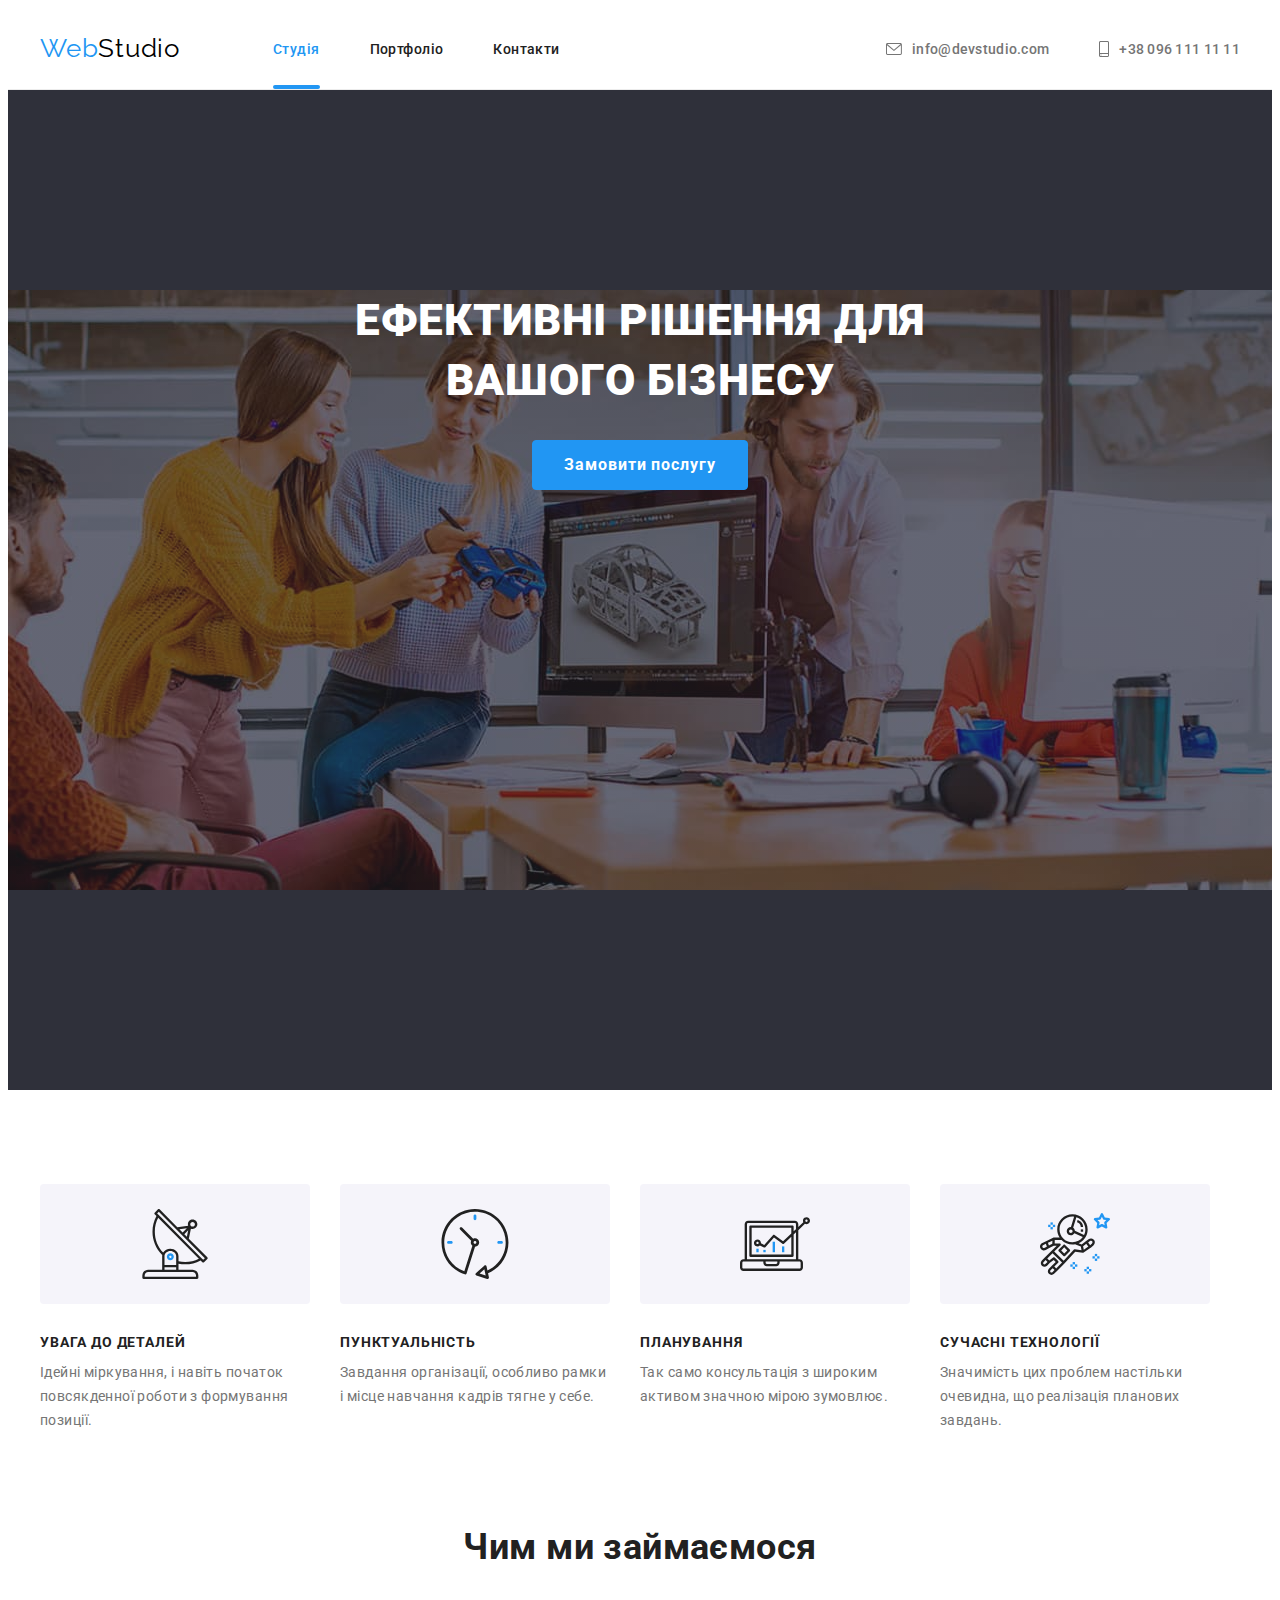
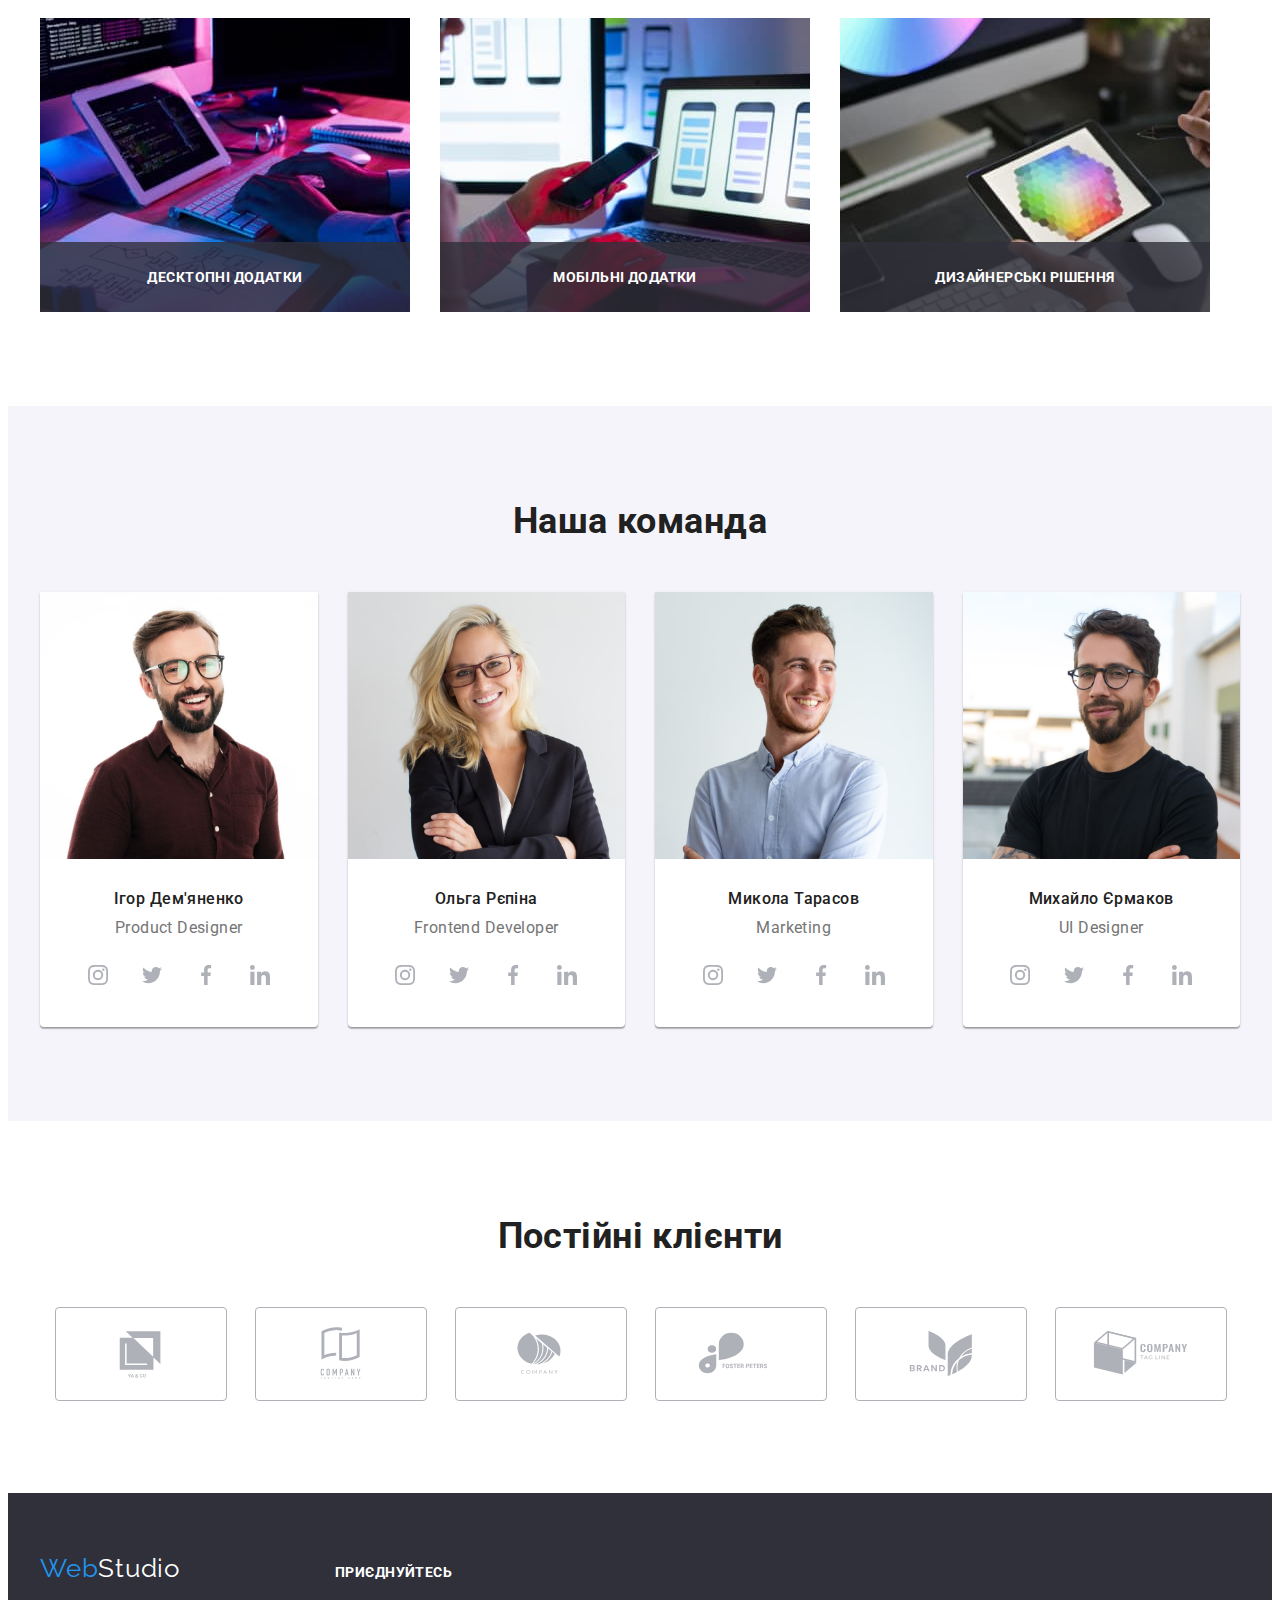
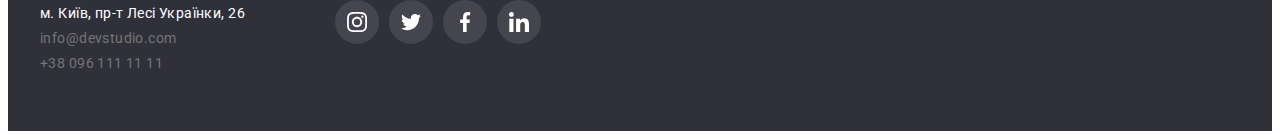
<file: index.html>
<!DOCTYPE html>
<html lang="uk">
  <head>
    <meta charset="UTF-8" />
    <meta http-equiv="X-UA-Compatible" content="IE=edge" />
    <meta name="viewport" content="width=device-width, initial-scale=1.0" />
    <title>markup-hw-05</title>
    <!-- Fonts -->
    <link rel="preconnect" href="https://fonts.googleapis.com" />
    <link rel="preconnect" href="https://fonts.gstatic.com" crossorigin />
    <link
      href="https://fonts.googleapis.com/css2?family=Raleway:wght@700&family=Roboto:wght@400;500;700;900&display=swap"
      rel="stylesheet"
    />
    <!-- Modern normalize  -->
    <link
      rel="stylesheet"
      href="https://cdnjs.cloudflare.com/ajax/libs/modern-normalize/1.1.0/modern-normalize.min.css"
      integrity="sha512-wpPYUAdjBVSE4KJnH1VR1HeZfpl1ub8YT/NKx4PuQ5NmX2tKuGu6U/JRp5y+Y8XG2tV+wKQpNHVUX03MfMFn9Q=="
      crossorigin="anonymous"
      referrerpolicy="no-referrer"
    />
    <!-- Custom style  -->
    <link rel="stylesheet" href="./css/styles.css" />
  </head>
  <body>
    <!-- Header  -->
    <header class="header">
      <div class="container main-nav">
        <a class="logo logo-header link current" href="./index.html"
          >Web<span class="logo-header-item">Studio</span></a
        >
        <!-- Nav  -->
        <nav>
          <ul class="site-nav list">
            <li class="item main-item">
              <a href="./index.html" class="link current header-link">Студія</a>
            </li>
            <li class="item">
              <a href="./portfolio.html" class="link header-link">Портфоліо</a>
            </li>
            <li class="item">
              <a href="" class="link header-link">Контакти</a>
            </li>
          </ul>
        </nav>
        <ul class="auth-nav list">
          <li class="item">
            <a href="mailto:info@devstudio.com" class="auth link">
              <svg class="header-icon" width="16" height="12">
                <use href="./images/icons.svg#icon-envelope"></use>
              </svg>
              info@devstudio.com</a
            >
          </li>
          <li class="item">
            <a href="tel:+380961111111" class="auth link">
              <svg class="header-icon" width="10" height="16">
                <use href="./images/icons.svg#icon-smartphone"></use>
              </svg>
              +38 096 111 11 11</a
            >
          </li>
        </ul>
      </div>
    </header>

    <main>
      <!-- Hero  -->
      <section class="hero">
        <div class="container">
          <h1 class="hero-title">Ефективні рішення для вашого бізнесу</h1>
          <button type="button" class="hero-btn" data-modal-open>Замовити послугу</button>
        </div>
      </section>
      <!-- Features  -->
      <section class="section">
        <div class="container">
          <h2 class="visually-hidden">Особливості</h2>
          <ul class="list features">
            <li class="features-list antenna-icon">
              <h3 class="features-title">Увага до деталей</h3>
              <p class="features-text">
                Ідейні міркування, і навіть початок повсякденної роботи з
                формування позиції.
              </p>
            </li>
            <li class="features-list">
              <h3 class="features-title">Пунктуальність</h3>
              <p class="features-text">
                Завдання організації, особливо рамки і місце навчання кадрів
                тягне у себе.
              </p>
            </li>
            <li class="features-list">
              <h3 class="features-title">Планування</h3>
              <p class="features-text">
                Так само консультація з широким активом значною мірою зумовлює.
              </p>
            </li>
            <li class="features-list">
              <h3 class="features-title">Сучасні технології</h3>
              <p class="features-text">
                Значимість цих проблем настільки очевидна, що реалізація
                планових завдань.
              </p>
            </li>
          </ul>
        </div>
      </section>
      <!-- About -->
      <section class="section about-section">
        <div class="container">
          <h2 class="section-title">Чим ми займаємося</h2>
          <ul class="list img-list">
            <li>
              <div class="position">
                <img
                  src="./images/coding-img.jpg"
                  alt="кодування"
                  width="370"
                  height="294"
                />
                <div class="box">
                  <p class="box-text">Десктопні додатки</p>
                </div>
              </div>
            </li>
            <li>
              <div class="position">
                <img
                  src="./images/web-img.jpg"
                  alt="веб-розробка"
                  width="370"
                  height="294"
                />
                <div class="box">
                  <p class="box-text">Мобільні додатки</p>
                </div>
              </div>
            </li>
            <li>
              <div class="position">
                <img
                  src="./images/design-img.jpg"
                  alt="дизайн"
                  width="370"
                  height="294"
                />
                <div class="box">
                  <p class="box-text">Дизайнерські рішення</p>
                </div>
              </div>
            </li>
          </ul>
        </div>
      </section>
      <!-- Team -->
      <section class="section team">
        <div class="container">
          <h2 class="section-title">Наша команда</h2>
          <ul class="list member">
            <li class="team-member">
              <img
                src="./images/igor-img.jpg"
                alt="Ігор Дем'яненко"
                width="270"
                height="260"
              />
              <div class="team-item">
                <h3 class="team-list">Ігор Дем'яненко</h3>
                <p class="team-text">Product Designer</p>
                <ul class="socials list">
                  <li class="socials-item">
                    <a
                      href="https://instagram.com"
                      class="socials-link link"
                      target="_blank"
                      rel="noopener noreferrer"
                      aria-label="Instagram icon"
                    >
                      <svg class="socials-icon" width="20" height="20">
                        <use href="./images/icons.svg#icon-instagram"></use>
                      </svg>
                    </a>
                  </li>
                  <li class="socials-item">
                    <a
                      href="https://twitter.com"
                      class="socials-link link"
                      target="_blank"
                      rel="noopener noreferrer"
                      aria-label="Twitter icon"
                    >
                      <svg class="socials-icon" width="20" height="20">
                        <use href="./images/icons.svg#icon-twitter"></use>
                      </svg>
                    </a>
                  </li>
                  <li class="socials-item">
                    <a
                      href="https://facebook.com"
                      class="socials-link link"
                      target="_blank"
                      rel="noopener noreferrer"
                      aria-label="Facebook icon"
                    >
                      <svg class="socials-icon" width="20" height="20">
                        <use href="./images/icons.svg#icon-facebook"></use>
                      </svg>
                    </a>
                  </li>
                  <li class="socials-item">
                    <a
                      href="https://ua.linkedin.com/"
                      class="socials-link link"
                      target="_blank"
                      rel="noopener noreferrer"
                      aria-label="Twitter icon"
                    >
                      <svg class="socials-icon" width="20" height="20">
                        <use href="./images/icons.svg#icon-linkedin"></use>
                      </svg>
                    </a>
                  </li>
                </ul>
              </div>
            </li>
            <li class="team-member">
              <img
                src="./images/olga-img.jpg"
                alt="Ольга Рєпіна"
                width="270"
                height="260"
              />
              <div class="team-item">
                <h3 class="team-list">Ольга Рєпіна</h3>
                <p class="team-text">Frontend Developer</p>
                <ul class="socials list">
                  <li class="socials-item link">
                    <a
                      href="https://instagram.com"
                      class="socials-link link"
                      target="_blank"
                      rel="noopener noreferrer"
                      aria-label="Instagram icon"
                    >
                      <svg class="socials-icon" width="20" height="20">
                        <use href="./images/icons.svg#icon-instagram"></use>
                      </svg>
                    </a>
                  </li>
                  <li class="socials-item">
                    <a
                      href="https://twitter.com"
                      class="socials-link link"
                      target="_blank"
                      rel="noopener noreferrer"
                      aria-label="Twitter icon"
                    >
                      <svg class="socials-icon" width="20" height="20">
                        <use href="./images/icons.svg#icon-twitter"></use>
                      </svg>
                    </a>
                  </li>
                  <li class="socials-item">
                    <a
                      href="https://facebook.com"
                      class="socials-link link"
                      target="_blank"
                      rel="noopener noreferrer"
                      aria-label="Facebook icon"
                    >
                      <svg class="socials-icon" width="20" height="20">
                        <use href="./images/icons.svg#icon-facebook"></use>
                      </svg>
                    </a>
                  </li>
                  <li class="socials-item">
                    <a
                      href="https://ua.linkedin.com/"
                      class="socials-link link"
                      target="_blank"
                      rel="noopener noreferrer"
                      aria-label="Twitter icon"
                    >
                      <svg class="socials-icon" width="20" height="20">
                        <use href="./images/icons.svg#icon-linkedin"></use>
                      </svg>
                    </a>
                  </li>
                </ul>
              </div>
            </li>
            <li class="team-member">
              <img
                src="./images/mykola-img.jpg"
                alt="Микола Тарасов"
                width="270"
                height="260"
              />
              <div class="team-item">
                <h3 class="team-list">Микола Тарасов</h3>
                <p class="team-text">Marketing</p>
                <ul class="socials list">
                  <li class="socials-item">
                    <a
                      href="https://instagram.com"
                      class="socials-link link"
                      target="_blank"
                      rel="noopener noreferrer"
                      aria-label="Instagram icon"
                    >
                      <svg class="socials-icon" width="20" height="20">
                        <use href="./images/icons.svg#icon-instagram"></use>
                      </svg>
                    </a>
                  </li>
                  <li class="socials-item">
                    <a
                      href="https://twitter.com"
                      class="socials-link link"
                      target="_blank"
                      rel="noopener noreferrer"
                      aria-label="Twitter icon"
                    >
                      <svg class="socials-icon" width="20" height="20">
                        <use href="./images/icons.svg#icon-twitter"></use>
                      </svg>
                    </a>
                  </li>
                  <li class="socials-item">
                    <a
                      href="https://facebook.com"
                      class="socials-link link"
                      target="_blank"
                      rel="noopener noreferrer"
                      aria-label="Facebook icon"
                    >
                      <svg class="socials-icon" width="20" height="20">
                        <use href="./images/icons.svg#icon-facebook"></use>
                      </svg>
                    </a>
                  </li>
                  <li class="socials-item">
                    <a
                      href="https://ua.linkedin.com/"
                      class="socials-link link"
                      target="_blank"
                      rel="noopener noreferrer"
                      aria-label="Twitter icon"
                    >
                      <svg class="socials-icon" width="20" height="20">
                        <use href="./images/icons.svg#icon-linkedin"></use>
                      </svg>
                    </a>
                  </li>
                </ul>
              </div>
            </li>
            <li class="team-member">
              <img
                src="./images/mike-img.jpg"
                alt="Михайло Єрмаков"
                width="270"
                height="260"
              />
              <div class="team-item">
                <h3 class="team-list">Михайло Єрмаков</h3>
                <p class="team-text">UI Designer</p>
                <ul class="socials list">
                  <li class="socials-item link">
                    <a
                      href="https://instagram.com"
                      class="socials-link link"
                      target="_blank"
                      rel="noopener noreferrer"
                      aria-label="Instagram icon"
                    >
                      <svg class="socials-icon" width="20" height="20">
                        <use href="./images/icons.svg#icon-instagram"></use>
                      </svg>
                    </a>
                  </li>
                  <li class="socials-item">
                    <a
                      href="https://twitter.com"
                      class="socials-link link"
                      target="_blank"
                      rel="noopener noreferrer"
                      aria-label="Twitter icon"
                    >
                      <svg class="socials-icon" width="20" height="20">
                        <use href="./images/icons.svg#icon-twitter"></use>
                      </svg>
                    </a>
                  </li>
                  <li class="socials-item">
                    <a
                      href="https://facebook.com"
                      class="socials-link link"
                      target="_blank"
                      rel="noopener noreferrer"
                      aria-label="Facebook icon"
                    >
                      <svg class="socials-icon" width="20" height="20">
                        <use href="./images/icons.svg#icon-facebook"></use>
                      </svg>
                    </a>
                  </li>
                  <li class="socials-item">
                    <a
                      href="https://ua.linkedin.com/"
                      class="socials-link link"
                      target="_blank"
                      rel="noopener noreferrer"
                      aria-label="Twitter icon"
                    >
                      <svg class="socials-icon" width="20" height="20">
                        <use href="./images/icons.svg#icon-linkedin"></use>
                      </svg>
                    </a>
                  </li>
                </ul>
              </div>
            </li>
          </ul>
        </div>
      </section>
      <!-- Clients  -->
      <section class="section">
        <div class="container">
          <h2 class="section-title">Постійні клієнти</h2>
          <ul class="clients list">
            <li class="clients-item">
              <a href="" class="clients-link">
                <svg class="clients-icon" width="106" height="60">
                  <use href="./images/icons.svg#icon-logo-1"></use>
                </svg>
              </a>
            </li>
            <li class="clients-item">
              <a href="" class="clients-link">
                <svg class="clients-icon" width="106" height="60">
                  <use href="./images/icons.svg#icon-logo-2"></use>
                </svg>
              </a>
            </li>
            <li class="clients-item">
              <a href="" class="clients-link">
                <svg class="clients-icon" width="106" height="60">
                  <use href="./images/icons.svg#icon-logo-3"></use>
                </svg>
              </a>
            </li>
            <li class="clients-item">
              <a href="" class="clients-link">
                <svg class="clients-icon" width="106" height="60">
                  <use href="./images/icons.svg#icon-logo-4"></use>
                </svg>
              </a>
            </li>
            <li class="clients-item">
              <a href="" class="clients-link">
                <svg class="clients-icon" width="106" height="60">
                  <use href="./images/icons.svg#icon-logo-5"></use>
                </svg>
              </a>
            </li>
            <li class="clients-item">
              <a href="" class="clients-link">
                <svg class="clients-icon" width="106" height="60">
                  <use href="./images/icons.svg#icon-logo-6"></use>
                </svg>
              </a>
            </li>
          </ul>
        </div>
      </section>
    </main>
    <!-- footer  -->
    <footer class="footer">
      <div class="container footer-group">
        <div class="footer-contacts">
          <a class="logo link logo-footer" href="./index.html"
            >Web<span class="logo-footer-item">Studio</span></a
          >
          <address class="address">
            <ul class="list footer-nav">
              <li class="item">
                <a
                  class="address-item link"
                  href="https://goo.gl/maps/oCzLAdrs8SPCSDjZA"
                  rel="noopener noreferrer nofollow"
                  target="_blank"
                  >м. Київ, пр-т Лесі Українки, 26</a
                >
              </li>
              <li class="item">
                <a href="mailto:info@devstudio.com" class="footer-auth link"
                  >info@devstudio.com</a
                >
              </li>
              <li class="item">
                <a href="tel:+380961111111" class="footer-auth link"
                  >+38 096 111 11 11</a
                >
              </li>
            </ul>
          </address>
        </div>
        <div class="contacts">
          <strong class="contacts-title">приєднуйтесь</strong>
          <ul class="socials list">
            <li class="socials-item">
              <a
                class="socials-link contacts-link link"
                href="https://instagram.com"
                target="_blank"
                rel="noopener noreferrer"
                aria-label="Instagram-icon"
              >
                <svg class="contacts-icon" width="20" height="20">
                  <use href="./images/icons.svg#icon-instagram"></use>
                </svg>
              </a>
            </li>
            <li class="socials-item">
              <a
                class="socials-link contacts-link link"
                href="https://twitter.com"
                target="_blank"
                rel="noopener noreferrer"
                aria-label="Twitter icon"
              >
                <svg class="contacts-icon" width="20" height="20">
                  <use href="./images/icons.svg#icon-twitter"></use>
                </svg>
              </a>
            </li>
            <li class="socials-item">
              <a
                class="socials-link contacts-link link"
                href="https://facebook.com"
                target="_blank"
                rel="noopener noreferrer"
                aria-label="Facebook icon"
              >
                <svg class="contacts-icon" width="20" height="20">
                  <use href="./images/icons.svg#icon-facebook"></use>
                </svg>
              </a>
            </li>
            <li class="socials-item">
              <a
                class="socials-link contacts-link link"
                href="https://ua.linkedin.com/"
                target="_blank"
                rel="noopener noreferrer"
                aria-label="Twitter icon"
              >
                <svg class="contacts-icon" width="20" height="20">
                  <use href="./images/icons.svg#icon-linkedin"></use>
                </svg>
              </a>
            </li>
          </ul>
        </div>
      </div>
    </footer>

    <!-- Modal Window  -->
    <div class="backdrop is-hidden" data-modal>
      <div class="modal">
        <button type="button" class="modal-btn" data-modal-close>
          <svg class="modal-icon" width="18" height="18">
            <use href="./images/icons.svg#icon-close-btn"></use>
          </svg>
        </button>
      </div>
    </div>
     
    <!-- script  -->
    <script src="./js/modal.js"></script>
  </body>
</html>
</file>
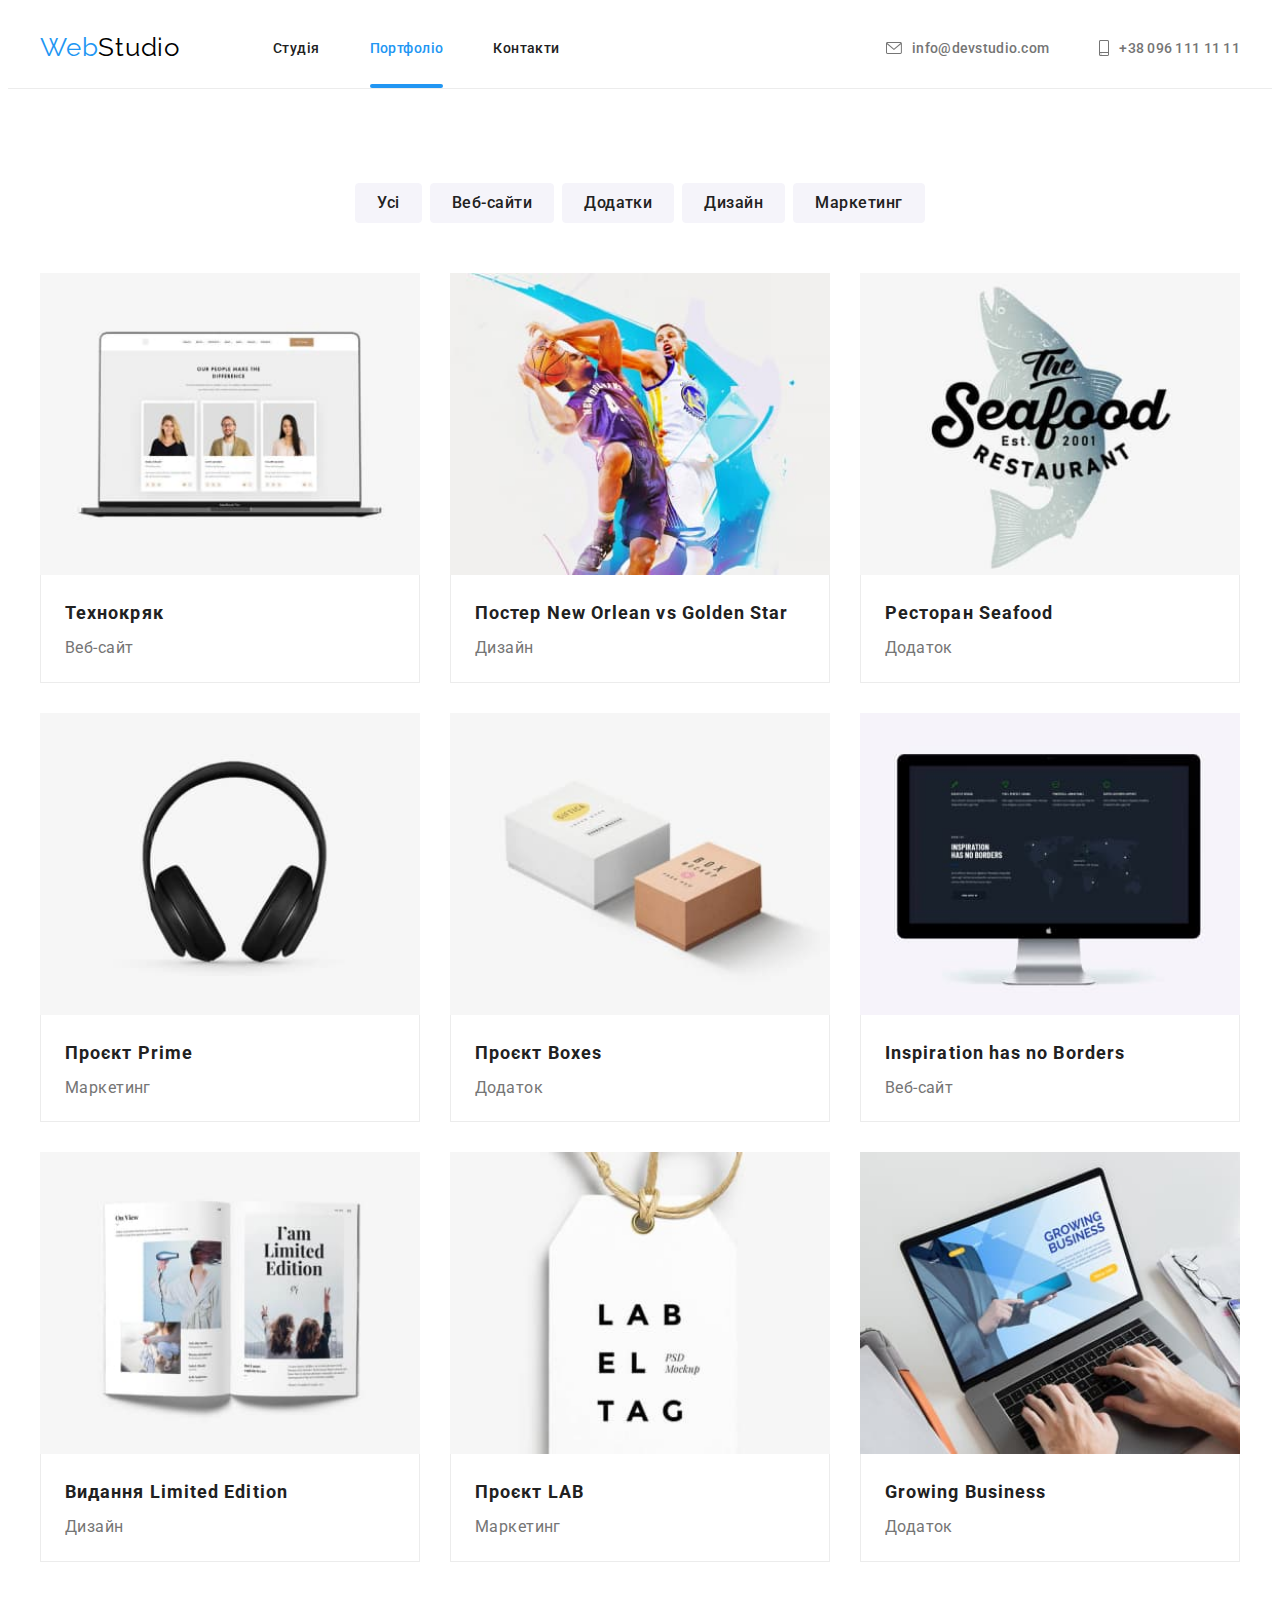
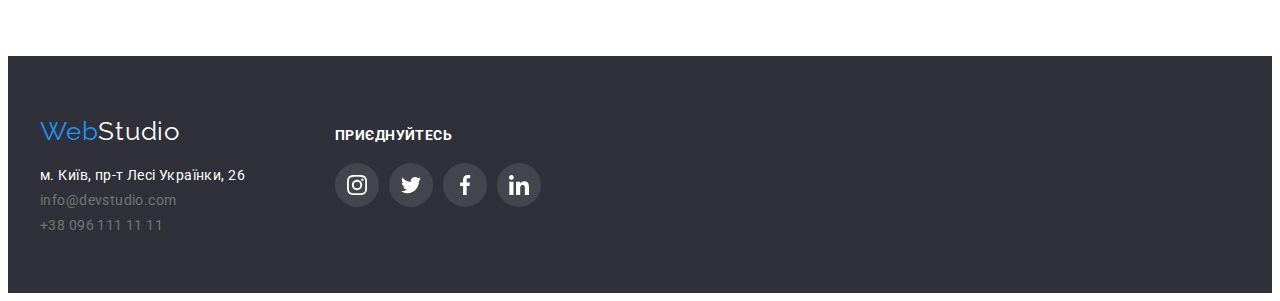
<file: portfolio.html>
<!DOCTYPE html>
<html lang="uk">
  <head>
    <meta charset="UTF-8" />
    <meta http-equiv="X-UA-Compatible" content="IE=edge" />
    <meta name="viewport" content="width=device-width, initial-scale=1.0" />
    <title>Portfolio</title>
    <!-- Fonts  -->
    <link rel="preconnect" href="https://fonts.googleapis.com" />
    <link rel="preconnect" href="https://fonts.gstatic.com" crossorigin />
    <link
      href="https://fonts.googleapis.com/css2?family=Raleway:wght@700&family=Roboto:wght@400;500;700;900&display=swap"
      rel="stylesheet"
    />
    <!-- Modern normalize  -->
    <link
      rel="stylesheet"
      href="https://cdnjs.cloudflare.com/ajax/libs/modern-normalize/1.1.0/modern-normalize.min.css"
      integrity="sha512-wpPYUAdjBVSE4KJnH1VR1HeZfpl1ub8YT/NKx4PuQ5NmX2tKuGu6U/JRp5y+Y8XG2tV+wKQpNHVUX03MfMFn9Q=="
      crossorigin="anonymous"
      referrerpolicy="no-referrer"
    />
    <!-- Custom style  -->
    <link rel="stylesheet" href="./css/styles.css" />
  </head>
  <body>
    <!-- header  -->
    <header class="portfolio header">
      <div class="container main-nav">
        <a class="logo link" href="./index.html"
          >Web<span class="logo-header-item">Studio</span></a
        >
        <!-- Nav  -->
        <nav>
          <ul class="site-nav list">
            <li class="item main-item">
              <a href="./index.html" class="link header-link">Студія</a>
            </li>
            <li class="item">
              <a href="./portfolio.html" class="link current header-link"
                >Портфоліо</a
              >
            </li>
            <li class="item">
              <a href="" class="link header-link">Контакти</a>
            </li>
          </ul>
        </nav>
        <ul class="auth-nav list">
          <li class="item">
            <a href="mailto:info@devstudio.com" class="auth link">
              <svg class="header-icon" width="16" height="12">
                <use href="./images/icons.svg#icon-envelope"></use>
              </svg>
              info@devstudio.com</a
            >
          </li>
          <li class="item">
            <a href="tel:+380961111111" class="auth link">
              <svg class="header-icon" width="10" height="16">
                <use href="./images/icons.svg#icon-smartphone"></use>
              </svg>
              +38 096 111 11 11</a
            >
          </li>
        </ul>
      </div>
    </header>
    <main>
      <!-- Portfolio  -->
      <section class="section">
        <div class="container">
          <h1 class="visually-hidden">Портфоліо</h1>
          <ul class="list list-item">
            <li class="item">
              <button type="button" class="portfolio-btn">Усі</button>
            </li>
            <li class="item">
              <button type="button" class="portfolio-btn">Веб-сайти</button>
            </li>
            <li class="item">
              <button type="button" class="portfolio-btn">Додатки</button>
            </li>
            <li class="item">
              <button type="button" class="portfolio-btn">Дизайн</button>
            </li>
            <li class="item">
              <button type="button" class="portfolio-btn">Маркетинг</button>
            </li>
          </ul>
          <ul class="list portfolio-list">
            <li class="portfolio-item">
              <a href="" class="portfolio-link link">
                <div class="portfolio-thumb">
                  <img
                    src="./images/tech-img.jpg"
                    alt="Приклад сайту"
                    width="370"
                    height="294"
                  />
                  <div class="portfolio-overlay">
                    <p class="overlay-text">
                      Ресурс пропонує комплексні пропозиції з різним рівнем
                      функціоналу та сервісів. Все це дозволить відвідувачу
                      отримати вичерпні відомості про компанію чи приватну
                      особу.
                    </p>
                  </div>
                </div>
                <div class="portfolio-border">
                  <h2 class="portfolio-title">Технокряк</h2>
                  <p class="portfolio-text">Веб-сайт</p>
                </div>
              </a>
            </li>
            <li class="portfolio-item">
              <a href="" class="portfolio-link link">
                <div class="portfolio-thumb">
                  <img
                    src="./images/poster-img.jpg"
                    alt="Приклад дизайну постера"
                    width="370"
                    height="294"
                  />
                  <div class="portfolio-overlay">
                    <p class="overlay-text">
                      Ресурс пропонує комплексні пропозиції з різним рівнем
                      функціоналу та сервісів. Все це дозволить відвідувачу
                      отримати вичерпні відомості про компанію чи приватну
                      особу.
                    </p>
                  </div>
                </div>
                <div class="portfolio-border">
                  <h2 class="portfolio-title">
                    Постер New Orlean vs Golden Star
                  </h2>
                  <p class="portfolio-text">Дизайн</p>
                </div>
              </a>
            </li>
            <li class="portfolio-item">
              <a href="" class="portfolio-link link">
                <div class="portfolio-thumb">
                  <img
                    src="./images/rest-img.jpg"
                    alt="Лого морського ресторану"
                    width="370"
                    height="294"
                  />
                  <div class="portfolio-overlay">
                    <p class="overlay-text">
                      Ресурс пропонує комплексні пропозиції з різним рівнем
                      функціоналу та сервісів. Все це дозволить відвідувачу
                      отримати вичерпні відомості про компанію чи приватну
                      особу.
                    </p>
                  </div>
                </div>
                <div class="portfolio-border">
                  <h2 class="portfolio-title">Ресторан Seafood</h2>
                  <p class="portfolio-text">Додаток</p>
                </div>
              </a>
            </li>
            <li class="portfolio-item">
              <a href="" class="portfolio-link link">
                <div class="portfolio-thumb">
                  <img
                    src="./images/headphone-img.jpg"
                    alt="Навушники"
                    width="370"
                    height="294"
                  />
                  <div class="portfolio-overlay">
                    <p class="overlay-text">
                      Ресурс пропонує комплексні пропозиції з різним рівнем
                      функціоналу та сервісів. Все це дозволить відвідувачу
                      отримати вичерпні відомості про компанію чи приватну
                      особу.
                    </p>
                  </div>
                </div>
                <div class="portfolio-border">
                  <h2 class="portfolio-title">Проєкт Prime</h2>
                  <p class="portfolio-text">Маркетинг</p>
                </div>
              </a>
            </li>
            <li class="portfolio-item">
              <a href="" class="portfolio-link link">
                <div class="portfolio-thumb">
                  <img
                    src="./images/boxes-img.jpg"
                    alt="Коробки"
                    width="370"
                    height="294"
                  />
                  <div class="portfolio-overlay">
                    <p class="overlay-text">
                      Ресурс пропонує комплексні пропозиції з різним рівнем
                      функціоналу та сервісів. Все це дозволить відвідувачу
                      отримати вичерпні відомості про компанію чи приватну
                      особу.
                    </p>
                  </div>
                </div>
                <div class="portfolio-border">
                  <h2 class="portfolio-title">Проєкт Boxes</h2>
                  <p class="portfolio-text">Додаток</p>
                </div>
              </a>
            </li>
            <li class="portfolio-item">
              <a href="" class="portfolio-link link">
                <div class="portfolio-thumb">
                  <img
                    src="./images/website-img.jpg"
                    alt="Приклад веб-сайту"
                    width="370"
                    height="294"
                  />
                  <div class="portfolio-overlay">
                    <p class="overlay-text">
                      Ресурс пропонує комплексні пропозиції з різним рівнем
                      функціоналу та сервісів. Все це дозволить відвідувачу
                      отримати вичерпні відомості про компанію чи приватну
                      особу.
                    </p>
                  </div>
                </div>
                <div class="portfolio-border">
                  <h2 class="portfolio-title">Inspiration has no Borders</h2>
                  <p class="portfolio-text">Веб-сайт</p>
                </div>
              </a>
            </li>
            <li class="portfolio-item">
              <a href="" class="portfolio-link link">
                <div class="portfolio-thumb">
                  <img
                    src="./images/edition-img.jpg"
                    alt="Дизанерське видання"
                    width="370"
                    height="294"
                  />
                  <div class="portfolio-overlay">
                    <p class="overlay-text">
                      Ресурс пропонує комплексні пропозиції з різним рівнем
                      функціоналу та сервісів. Все це дозволить відвідувачу
                      отримати вичерпні відомості про компанію чи приватну
                      особу.
                    </p>
                  </div>
                </div>
                <div class="portfolio-border">
                  <h2 class="portfolio-title">Видання Limited Edition</h2>
                  <p class="portfolio-text">Дизайн</p>
                </div>
              </a>
            </li>
            <li class="portfolio-item">
              <a href="" class="portfolio-link link">
                <div class="portfolio-thumb">
                  <img
                    src="./images/project-img.jpg"
                    alt="Проект Lab"
                    width="370"
                    height="294"
                  />
                  <div class="portfolio-overlay">
                    <p class="overlay-text">
                      Ресурс пропонує комплексні пропозиції з різним рівнем
                      функціоналу та сервісів. Все це дозволить відвідувачу
                      отримати вичерпні відомості про компанію чи приватну
                      особу.
                    </p>
                  </div>
                </div>
                <div class="portfolio-border">
                  <h2 class="portfolio-title">Проєкт LAB</h2>
                  <p class="portfolio-text">Маркетинг</p>
                </div>
              </a>
            </li>
            <li class="portfolio-item">
              <a href="" class="portfolio-link link">
                <div class="portfolio-thumb">
                  <img
                    src="./images/business-img.jpg"
                    alt="Бізнес"
                    width="370"
                    height="294"
                  />
                  <div class="portfolio-overlay">
                    <p class="overlay-text">
                      Ресурс пропонує комплексні пропозиції з різним рівнем
                      функціоналу та сервісів. Все це дозволить відвідувачу
                      отримати вичерпні відомості про компанію чи приватну
                      особу.
                    </p>
                  </div>
                </div>
                <div class="portfolio-border">
                  <h2 class="portfolio-title">Growing Business</h2>
                  <p class="portfolio-text">Додаток</p>
                </div>
              </a>
            </li>
          </ul>
        </div>
      </section>
    </main>
    <!-- Footer  -->
    <footer class="footer">
      <div class="container footer-group">
        <div class="footer-contacts">
          <a class="logo link logo-footer" href="./index.html"
            >Web<span class="logo-footer-item">Studio</span></a
          >
          <address class="address">
            <ul class="list footer-nav">
              <li class="item">
                <a
                  class="address-item link"
                  href="https://goo.gl/maps/oCzLAdrs8SPCSDjZA"
                  rel="noopener noreferrer nofollow"
                  target="_blank"
                  >м. Київ, пр-т Лесі Українки, 26</a
                >
              </li>
              <li class="item">
                <a href="mailto:info@devstudio.com" class="footer-auth link"
                  >info@devstudio.com</a
                >
              </li>
              <li class="item">
                <a href="tel:+380961111111" class="footer-auth link"
                  >+38 096 111 11 11</a
                >
              </li>
            </ul>
          </address>
        </div>
        <div class="contacts">
          <strong class="contacts-title">приєднуйтесь</strong>
          <ul class="socials list">
            <li class="socials-item">
              <a
                class="socials-link contacts-link link"
                href="https://instagram.com"
                target="_blank"
                rel="noopener noreferrer"
                aria-label="Instagram-icon"
              >
                <svg class="contacts-icon" width="20" height="20">
                  <use href="./images/icons.svg#icon-instagram"></use>
                </svg>
              </a>
            </li>
            <li class="socials-item">
              <a
                class="socials-link contacts-link link"
                href="https://twitter.com"
                target="_blank"
                rel="noopener noreferrer"
                aria-label="Twitter icon"
              >
                <svg class="contacts-icon" width="20" height="20">
                  <use href="./images/icons.svg#icon-twitter"></use>
                </svg>
              </a>
            </li>
            <li class="socials-item">
              <a
                class="socials-link contacts-link link"
                href="https://facebook.com"
                target="_blank"
                rel="noopener noreferrer"
                aria-label="Facebook icon"
              >
                <svg class="contacts-icon" width="20" height="20">
                  <use href="./images/icons.svg#icon-facebook"></use>
                </svg>
              </a>
            </li>
            <li class="socials-item">
              <a
                class="socials-link contacts-link link"
                href="https://ua.linkedin.com/"
                target="_blank"
                rel="noopener noreferrer"
                aria-label="Twitter icon"
              >
                <svg class="contacts-icon" width="20" height="20">
                  <use href="./images/icons.svg#icon-linkedin"></use>
                </svg>
              </a>
            </li>
          </ul>
        </div>
      </div>
    </footer>
  </body>
</html>
</file>
<file: css/styles.css>
:root {
  --main-title-color: #fff;
  --secondary-title-color: #212121;
  --main-btn-color: #2196f3;
  --main-btn-text-color: #fff;
  --secondary-btn-color: #f5f4fa;
  --secondary-btn-text-color: #212121;
  --accent-color: #2196f3;
  --logo-title-color: #000;
  --logo-footer-color: #fff;
  --description-color: #757575;
  --nav-text-color: #212121;
  --auth-text-color: #757575;
  --primary-bg-color: #fff;
  --secondary-bg-color: #f5f4fa;
  --secondary-background-color: #2f303a;
  --team-section-bg-color: #f5f4fa;
  --team-members-bg-color: #fff;
  --border-color: #ececec;
  --icons-color: #afb1b8;
}
body {
  background-color: var(--primary-bg-color);
  font-family: "Roboto", sans-serif;
  letter-spacing: 0.03em;
  font-size: 14px;
  line-height: calc(16 / 14);
}
h1,
h2,
h3,
h4,
h5,
h6,
p {
  margin: 0;
}
.list {
  list-style: none;
  margin: 0;
  padding: 0;
}
.link {
  text-decoration: none;
  margin: 0;
  padding: 0;
}
.visually-hidden {
  position: absolute;
  white-space: nowrap;
  width: 1px;
  height: 1px;
  overflow: hidden;
  border: 0px;
  padding: 0;
  clip: rect(0 0 0 0);
  clip-path: inset(50%);
  margin: -1px;
}
img {
  display: block;
  width: 100%;
  height: auto;
}
.section {
  padding-top: 94px;
  padding-bottom: 94px;
}
.container {
  width: 1200px;
  margin-left: auto;
  margin-right: auto;
  padding-right: 15px;
  padding-left: 15px;
  /* outline: 2px solid #030a4f; */
}

/* Modal Window  */
.backdrop {
  position: fixed;
  top: 0;
  left: 0;
  width: 100%;
  height: 100%;
  background: rgba(0, 0, 0, 0.2);
  /* backdrop-filter: blur(1px); */

  opacity: 1;
  transition: opacity 250ms cubic-bezier(0.4, 0, 0.2, 1);
}
.backdrop.is-hidden {
  visibility: hidden;
  opacity: 0;
  pointer-events: none;
}

.backdrop.is-hidden .modal{
  transform: translate(-50%, -50%) scale(0.9);
}

.modal {
  position: absolute;
  top: 50%;
  left: 50%;

  width: 528px;
  height: 581px;

  background-color: #fff;

  transform: translate(-50%, -50%) scale(1);

  transition: 250ms cubic-bezier(0.4, 0, 0.2, 1);
}

.modal-btn {
  position: absolute;
  display: inline-flex;
  justify-content: center;
  align-items: center;
  top: 10px;
  right: 10px;
  padding: 0;

  width: 30px;
  height: 30px;
  border-radius: 50%;
  border: 1px solid rgba(0, 0, 0, 0.1);
  background: transparent;
  cursor: pointer;
}
.modal-btn:hover {
  fill: var(--accent-color);
}
/* -----------header---------- */
/* logo */
.header {
  background-color: var(--main-title-color);
  border-bottom: 1px solid var(--border-color);
}

.logo {
  font-family: "Raleway", sans-serif;
  font-size: 26px;
  line-height: 1.2;
  color: var(--accent-color);
  letter-spacing: 0.03em;
}
.logo-header {
  padding-top: 25px;
  padding-bottom: 25px;
}
.logo-header-item {
  color: var(--logo-title-color);
}

/* site nav  */
.main-nav {
  display: flex;
  align-items: center;
}
.site-nav {
  display: flex;
}
.auth-nav {
  display: flex;
  margin-left: auto;
}
.auth-nav .item + .item {
  margin-left: 50px;
}
.main-item {
  margin-left: 93px;
}

/* .site-nav .item:not(:last-child){
  margin-right: 50px;
} */

.site-nav .item + .item {
  margin-left: 50px;
}
.site-nav .link {
  color: var(--nav-text-color);
  font-weight: 500;
}
.site-nav .link:hover,
.site-nav .link:focus {
  color: var(--accent-color);
  transition-property: color;
  transition-duration: 250ms;
  transition-timing-function: cubic-bezier(0.4, 0, 0.2, 1);
}
.site-nav .link.current {
  color: var(--accent-color);
}
.site-nav .link.current::after {
  content: "";
  position: absolute;
  bottom: 0;
  left: 0;

  width: 100%;
  height: 4px;
  background-color: var(--accent-color);
  border-radius: 2px;
}
.header-link {
  position: relative;
  padding-top: 32px;
  padding-bottom: 32px;
  display: block;
}

.auth {
  display: flex;
  align-items: center;
  gap: 10px;

  padding-top: 32px;
  padding-bottom: 32px;

  font-weight: 500;
  letter-spacing: 0.02em;

  color: var(--auth-text-color);
  
  transition-property: color;
  transition-duration: 250ms;
  transition-timing-function: cubic-bezier(0.4, 0, 0.2, 1);
}
.auth:hover,
.auth:focus {
  color: var(--accent-color);
}
.header-icon {
  fill: currentColor;
}

/*  hero  */
.hero {
  background-color: var(--secondary-background-color);
  background-image: linear-gradient(
      to right,
      rgba(47, 48, 58, 0.4),
      rgba(47, 48, 58, 0.4)
    ),
    url(../images/bg-hero-img.jpg);
  background-position: center;
  background-repeat: no-repeat;
  max-width: 1600px;
  min-height: 600px;
  margin-left: auto;
  margin-right: auto;

  text-align: center;
  letter-spacing: 0.06em;
  padding-top: 200px;
  padding-bottom: 200px;
}

.hero-title {
  margin-bottom: 30px;
  margin-left: auto;
  margin-right: auto;
  width: 696px;

  font-weight: 900;
  font-size: 44px;
  line-height: calc(60 / 44);
  text-transform: uppercase;

  color: var(--main-title-color);
}
.hero-btn {
  min-width: 216px;
  min-height: 50px;
  padding: 9px 31px;

  font-family: inherit;
  font-weight: 700;
  font-size: 16px;
  line-height: calc(30 / 16);
  align-items: center;
  letter-spacing: 0.06em;

  cursor: pointer;
  background-color: var(--main-btn-color);
  color: var(--main-btn-text-color);
  border: 1px solid var(--accent-color);
  border-radius: 4px;

  transition-property: color, background-color;
  transition-duration: 250ms;
  transition-timing-function: cubic-bezier(0.4, 0, 0.2, 1);
}
.hero-btn:hover,
.hero-btn:focus {
  background-color: var(--main-btn-text-color);
  color: var(--accent-color);
  border: 0;
}
/* features  */
.features-title {
  margin-bottom: 10px;

  font-weight: 700;
  font-size: 14px;
  line-height: calc(16 / 14);
  letter-spacing: 0.06em;
  text-transform: uppercase;

  color: var(--secondary-title-color);
}

.features-text {
  margin: 0;
  line-height: calc(24 / 14);
  color: var(--description-color);
}
.features {
  display: flex;
  gap: 30px;
}
.features-list::before {
  display: block;
  content: "";
  height: 120px;
  background: var(--secondary-bg-color);
  background-repeat: no-repeat;
  background-position: center;
  border-radius: 4px;
  margin-bottom: 30px;
}
.features-list:nth-child(1)::before {
  background-image: url(../images/icon/antenna.svg);
}
.features-list:nth-child(2)::before {
  background-image: url(../images/icon/clock.svg);
}
.features-list:nth-child(3)::before {
  background-image: url(../images/icon/diagram.svg);
}
.features-list:nth-child(4)::before {
  background-image: url(../images/icon/astronaut.svg);
}
.features-list {
  width: 270px;
}
/* about */
.about-section {
  padding-top: 0;
}
.section-title {
  font-weight: 700;
  font-size: 36px;
  line-height: calc(42 / 36);
  text-align: center;
  color: var(--secondary-title-color);
  margin-bottom: 50px;
}
.img-list {
  display: flex;
  gap: 30px;
}
.position {
  position: relative;
  display: flex;
}
.box {
  display: flex;
  justify-content: center;
  align-items: center;
  position: absolute;
  bottom: 0;
  width: 370px;
  height: 70px;
  background-color: rgba(47, 48, 58, 0.8);
}
.box-text {
  font-weight: 700;
  text-align: center;
  text-transform: uppercase;
  color: #ffffff;
}
/* team  */
.team {
  background: var(--team-section-bg-color);
  text-align: center;
  padding-bottom: 94px;
}
.member .team-member:not(:last-child) {
  margin-right: 30px;
}
.member {
  display: flex;
  justify-content: space-between;
}
.team-member {
  background: var(--team-members-bg-color);
  box-shadow: 0px 1px 3px rgba(0, 0, 0, 0.12), 0px 1px 1px rgba(0, 0, 0, 0.14),
    0px 2px 1px rgba(0, 0, 0, 0.2);
  border-radius: 0px 0px 4px 4px;
}
.team-item {
  padding-top: 30px;
  padding-bottom: 30px;
}

.team-list {
  font-weight: 500;
  font-size: 16px;
  line-height: calc(19 / 16);
  color: var(--secondary-title-color);
  margin-bottom: 10px;
}
.team-text {
  font-size: 16px;
  line-height: calc(19 / 16);
  color: var(--description-color);
  margin-bottom: 16px;
}
.socials {
  display: flex;
  justify-content: center;
  align-items: center;
  gap: 10px;
}
.socials-item {
  width: 44px;
  height: 44px;
}
.socials-link {
  display: flex;
  justify-content: center;
  align-items: center;
  width: 100%;
  height: 100%;
  border-radius: 50%;
  background-color: var(--primary-bg-color);

transition-property: color, background-color;
  transition-duration: 250ms;
  transition-timing-function: cubic-bezier(0.4, 0, 0.2, 1);
}
.socials-icon {
  fill: var(--icons-color);
}
.socials-link:hover .socials-icon,
.socials-link:focus .socials-icon {
  fill: var(--main-title-color);
}
.socials-link:hover,
.socials-link:focus {
  background-color: var(--accent-color);
}
/* clients  */
.clients {
  display: flex;
  justify-content: center;
  align-items: center;
  gap: 30px;
}
.clients-item {
  width: 170px;
  height: 92px;
}
.clients-link {
  display: flex;
  justify-content: center;
  align-items: center;
  width: 100%;
  height: 100%;
  border: 1px solid var(--icons-color);
  border-radius: 4px;
  color: var(--icons-color);

  transition-property: color, border-color;
  transition-duration: 250ms;
  transition-timing-function: cubic-bezier(0.4, 0, 0.2, 1);
}
.clients-link:hover,
.clients-link:focus {
  border-color: var(--accent-color);
  color: var(--accent-color);
}
.clients-icon {
  fill: currentColor;
}
/* fill: var(--icons-color); */
/* 
 .clients-icon:hover,
 .clients-icon:focus {
  fill: var(--accent-color);
}
.clients-item:hover,
.clients-item:focus {
  border: 1px solid var(--accent-color);
} */

/* footer  */
.footer {
  background: var(--secondary-background-color);
  padding-top: 60px;
  padding-bottom: 60px;
}
.footer-group {
  display: flex;
  align-items: baseline;
}
.logo-footer {
  display: inline-block;
  margin-bottom: 20px;
}
.logo-footer-item {
  color: var(--logo-footer-color);
  letter-spacing: 0.03em;
}
/* .logo {
  display: inline-block;
  margin-bottom: 20px;
} */
.address-item {
  font-style: normal;
  line-height: calc(16 / 14);
  letter-spacing: 0.03em;
  color: var(--main-title-color);
}
.address-item:hover,
.address-item:focus {
  color: var(--accent-color);
}
.footer-auth {
  font-style: normal;
  line-height: calc(16 / 14);
  color: var(--auth-text-color);
}
.footer-auth:hover,
.footer-auth:focus {
  color: var(--accent-color);
}
.footer-nav .item:not(:last-child) {
  margin-bottom: 9px;
}
/* .address{
  margin-right: 90px;
} */
.footer-contacts {
  margin-right: 90px;
}
.contacts-title {
  display: block;
  font-weight: 700;
  font-size: 14px;
  line-height: calc(16 / 14);
  letter-spacing: 0.03em;
  text-transform: uppercase;
  color: var(--main-title-color);
  margin-bottom: 20px;
}
.contacts-link {
  background-color: rgba(255, 255, 255, 0.1);
}
.contacts-icon {
  fill: #fff;
}
/* portfolio  */

.list-item {
  display: flex;
  justify-content: center;
  margin-bottom: 50px;
}
.list-item .item + .item {
  margin-left: 8px;
}
/* button  */
.portfolio-btn {
  font-family: inherit;
  font-weight: 500;
  font-size: 16px;
  line-height: calc(26 / 16);
  text-align: center;
  cursor: pointer;
  color: var(--secondary-btn-text-color);
  background-color: var(--secondary-bg-color);
  border: 1px solid var(--secondary-btn-color);
  border-radius: 4px;
  letter-spacing: 0.03em;
  padding: 6px 21px;

  transition-property: color, background-color, border-color;
  transition-duration: 250ms;
  transition-timing-function: cubic-bezier(0.4, 0, 0.2, 1);
}
.portfolio-btn:hover,
.portfolio-btn:focus {
  background-color: var(--accent-color);
  color: var(--main-btn-text-color);
  box-shadow: 0px 3px 1px rgba(0, 0, 0, 0.1), 0px 1px 2px rgba(0, 0, 0, 0.08),
    0px 2px 2px rgba(0, 0, 0, 0.12);
  border-color: transparent;
}
.portfolio-title {
  font-weight: 700;
  font-size: 18px;
  line-height: calc(36 / 18);
  letter-spacing: 0.06em;
  color: var(--secondary-title-color);
  margin-bottom: 4px;
}
.portfolio-text {
  font-size: 16px;
  line-height: calc(30 / 18);
  color: var(--description-color);
}
.portfolio-list {
  display: flex;
  flex-wrap: wrap;
}
.portfolio-item {
  width: calc((100% - 60px) / 3);
  /* width: 370px; */
  margin-right: 30px;
  margin-bottom: 30px;
}
.portfolio-link {
  display: block;
}
.portfolio-link:hover,
.portfolio-link:focus {
  box-shadow: 0px 1px 1px rgba(0, 0, 0, 0.12), 0px 4px 4px rgba(0, 0, 0, 0.06),
    1px 4px 6px rgba(0, 0, 0, 0.16);
}
.portfolio-item:nth-child(3n) {
  margin-right: 0;
}
.portfolio-item:nth-last-child(-n + 3) {
  margin-bottom: 0;
}
.portfolio-border {
  border-left: 1px solid var(--border-color);
  border-right: 1px solid var(--border-color);
  border-bottom: 1px solid var(--border-color);
  padding: 20px 24px;
}

.portfolio-thumb {
  position: relative;
  overflow: hidden;
}
.portfolio-overlay {
  position: absolute;
  top: 0;
  left: 0;
  transform: translateY(100%);

  width: 100%;
  height: 100%;
  padding: 63px 24px;

  background: rgba(33, 150, 243, 0.9);
  user-select: none;
  /* backdrop-filter: blur(1px); */

  transition-duration: 300ms;
  transition-timing-function: ease-out;
}
.portfolio-link:hover .portfolio-overlay {
  transform: translateY(0);
}
.overlay-text {
  font-size: 18px;
  line-height: calc(28 / 18);

  color: var(--main-title-color);
}
</file>
